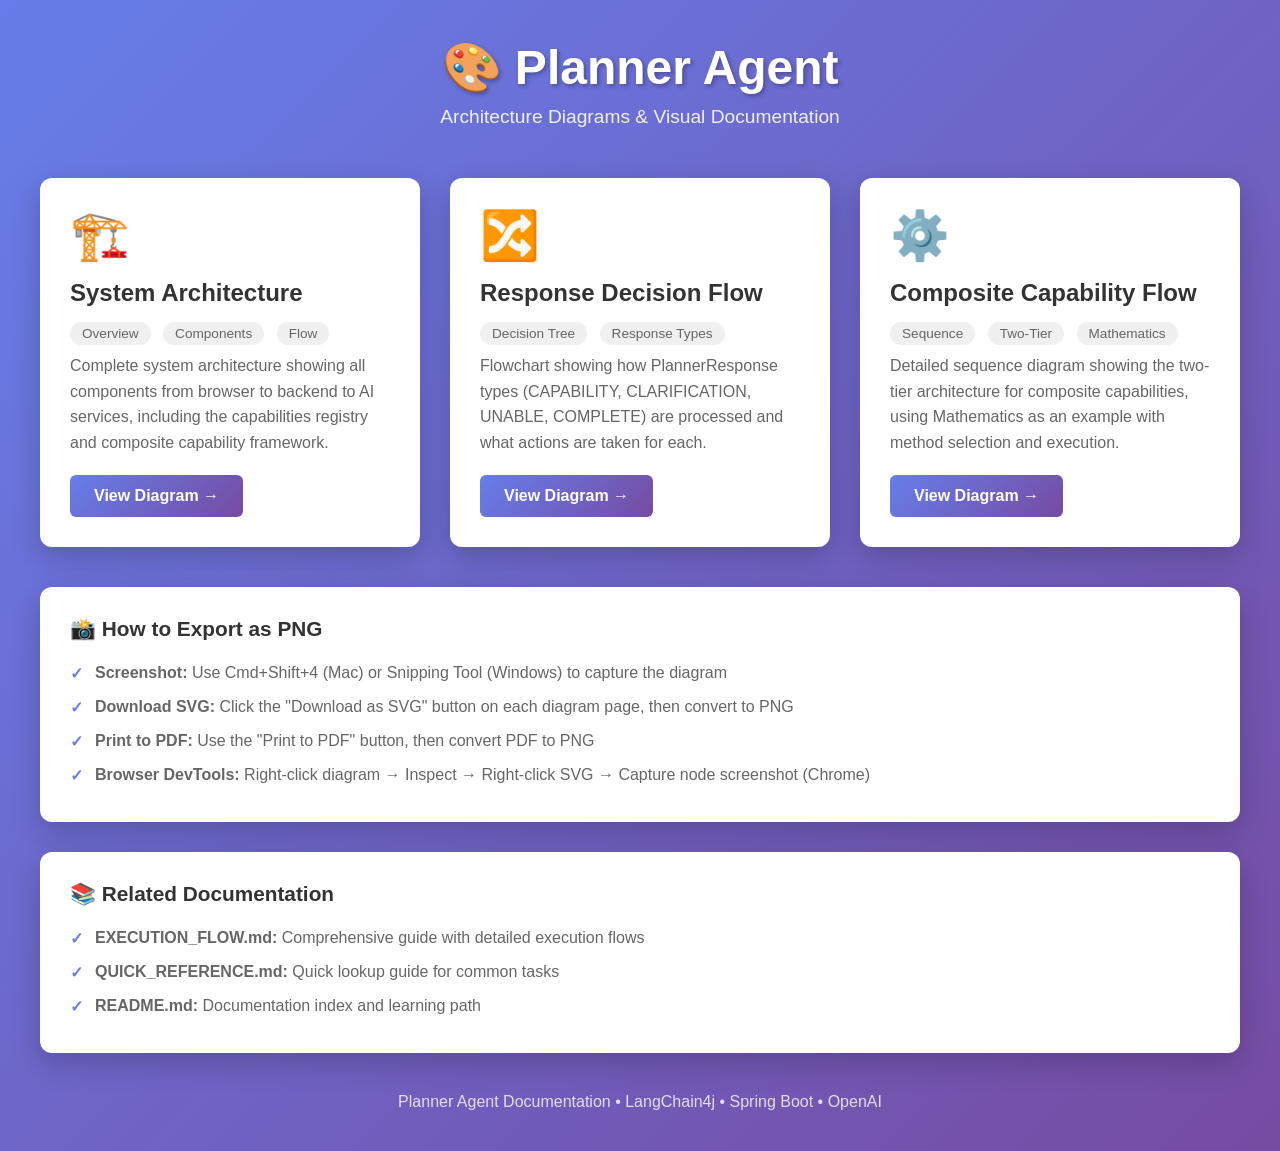
<file: docs/diagrams/index.html>
<!DOCTYPE html>
<html lang="en">
<head>
    <meta charset="UTF-8">
    <meta name="viewport" content="width=device-width, initial-scale=1.0">
    <title>Planner Agent - Architecture Diagrams</title>
    <style>
        * {
            margin: 0;
            padding: 0;
            box-sizing: border-box;
        }
        
        body {
            font-family: -apple-system, BlinkMacSystemFont, 'Segoe UI', Roboto, Oxygen, Ubuntu, Cantarell, sans-serif;
            background: linear-gradient(135deg, #667eea 0%, #764ba2 100%);
            min-height: 100vh;
            padding: 40px 20px;
        }
        
        .container {
            max-width: 1200px;
            margin: 0 auto;
        }
        
        header {
            text-align: center;
            color: white;
            margin-bottom: 50px;
        }
        
        h1 {
            font-size: 3em;
            margin-bottom: 10px;
            text-shadow: 2px 2px 4px rgba(0,0,0,0.3);
        }
        
        .subtitle {
            font-size: 1.2em;
            opacity: 0.9;
        }
        
        .diagrams-grid {
            display: grid;
            grid-template-columns: repeat(auto-fit, minmax(350px, 1fr));
            gap: 30px;
            margin-bottom: 40px;
        }
        
        .diagram-card {
            background: white;
            border-radius: 12px;
            padding: 30px;
            box-shadow: 0 10px 30px rgba(0,0,0,0.2);
            transition: transform 0.3s ease, box-shadow 0.3s ease;
            cursor: pointer;
        }
        
        .diagram-card:hover {
            transform: translateY(-5px);
            box-shadow: 0 15px 40px rgba(0,0,0,0.3);
        }
        
        .diagram-icon {
            font-size: 3em;
            margin-bottom: 15px;
        }
        
        .diagram-card h2 {
            color: #333;
            margin-bottom: 15px;
            font-size: 1.5em;
        }
        
        .diagram-card p {
            color: #666;
            line-height: 1.6;
            margin-bottom: 20px;
        }
        
        .diagram-card a {
            display: inline-block;
            background: linear-gradient(135deg, #667eea 0%, #764ba2 100%);
            color: white;
            text-decoration: none;
            padding: 12px 24px;
            border-radius: 6px;
            font-weight: 600;
            transition: opacity 0.3s ease;
        }
        
        .diagram-card a:hover {
            opacity: 0.9;
        }
        
        .info-section {
            background: white;
            border-radius: 12px;
            padding: 30px;
            box-shadow: 0 10px 30px rgba(0,0,0,0.2);
            margin-bottom: 30px;
        }
        
        .info-section h3 {
            color: #333;
            margin-bottom: 15px;
            font-size: 1.3em;
        }
        
        .info-section ul {
            list-style: none;
            padding-left: 0;
        }
        
        .info-section li {
            color: #666;
            padding: 8px 0;
            padding-left: 25px;
            position: relative;
        }
        
        .info-section li:before {
            content: "✓";
            position: absolute;
            left: 0;
            color: #667eea;
            font-weight: bold;
        }
        
        .footer {
            text-align: center;
            color: white;
            margin-top: 40px;
            opacity: 0.8;
        }
        
        .tag {
            display: inline-block;
            background: #f0f0f0;
            color: #666;
            padding: 4px 12px;
            border-radius: 12px;
            font-size: 0.85em;
            margin-right: 8px;
            margin-bottom: 8px;
        }
    </style>
</head>
<body>
    <div class="container">
        <header>
            <h1>🎨 Planner Agent</h1>
            <p class="subtitle">Architecture Diagrams & Visual Documentation</p>
        </header>

        <div class="diagrams-grid">
            <div class="diagram-card">
                <div class="diagram-icon">🏗️</div>
                <h2>System Architecture</h2>
                <div>
                    <span class="tag">Overview</span>
                    <span class="tag">Components</span>
                    <span class="tag">Flow</span>
                </div>
                <p>Complete system architecture showing all components from browser to backend to AI services, including the capabilities registry and composite capability framework.</p>
                <a href="system-architecture.html">View Diagram →</a>
            </div>

            <div class="diagram-card">
                <div class="diagram-icon">🔀</div>
                <h2>Response Decision Flow</h2>
                <div>
                    <span class="tag">Decision Tree</span>
                    <span class="tag">Response Types</span>
                </div>
                <p>Flowchart showing how PlannerResponse types (CAPABILITY, CLARIFICATION, UNABLE, COMPLETE) are processed and what actions are taken for each.</p>
                <a href="response-flow.html">View Diagram →</a>
            </div>

            <div class="diagram-card">
                <div class="diagram-icon">⚙️</div>
                <h2>Composite Capability Flow</h2>
                <div>
                    <span class="tag">Sequence</span>
                    <span class="tag">Two-Tier</span>
                    <span class="tag">Mathematics</span>
                </div>
                <p>Detailed sequence diagram showing the two-tier architecture for composite capabilities, using Mathematics as an example with method selection and execution.</p>
                <a href="composite-capability-flow.html">View Diagram →</a>
            </div>
        </div>

        <div class="info-section">
            <h3>📸 How to Export as PNG</h3>
            <ul>
                <li><strong>Screenshot:</strong> Use Cmd+Shift+4 (Mac) or Snipping Tool (Windows) to capture the diagram</li>
                <li><strong>Download SVG:</strong> Click the "Download as SVG" button on each diagram page, then convert to PNG</li>
                <li><strong>Print to PDF:</strong> Use the "Print to PDF" button, then convert PDF to PNG</li>
                <li><strong>Browser DevTools:</strong> Right-click diagram → Inspect → Right-click SVG → Capture node screenshot (Chrome)</li>
            </ul>
        </div>

        <div class="info-section">
            <h3>📚 Related Documentation</h3>
            <ul>
                <li><strong>EXECUTION_FLOW.md:</strong> Comprehensive guide with detailed execution flows</li>
                <li><strong>QUICK_REFERENCE.md:</strong> Quick lookup guide for common tasks</li>
                <li><strong>README.md:</strong> Documentation index and learning path</li>
            </ul>
        </div>

        <div class="footer">
            <p>Planner Agent Documentation • LangChain4j • Spring Boot • OpenAI</p>
        </div>
    </div>
</body>
</html>
</file>
